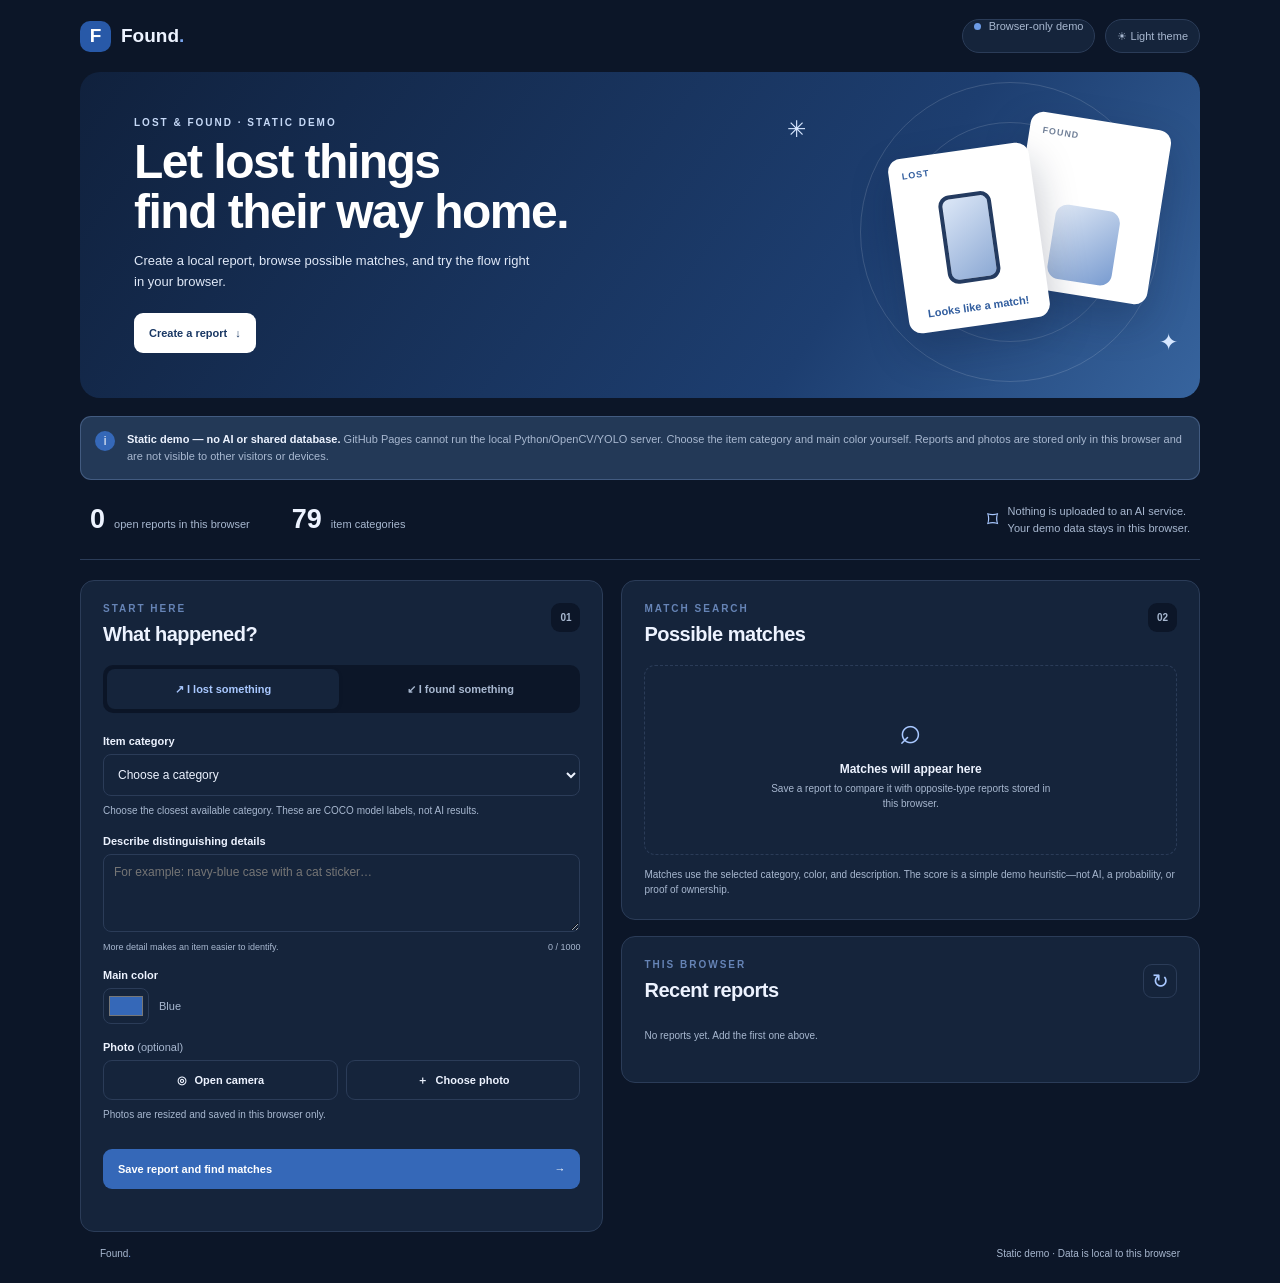
<file: pages/index.html>
<!doctype html>
<html lang="en" data-theme="dark">
<head>
  <meta charset="utf-8">
  <meta name="viewport" content="width=device-width, initial-scale=1">
  <meta name="theme-color" content="#0c1628">
  <meta name="description" content="A browser-only Lost & Found demo. Reports stay in your browser and are not shared with other visitors.">
  <title>Found — Lost &amp; Found Demo</title>
  <script>
    try {
      const savedTheme = localStorage.getItem("lf-pages-theme");
      if (savedTheme === "light" || savedTheme === "dark") {
        document.documentElement.dataset.theme = savedTheme;
      }
    } catch {}
  </script>
  <link rel="stylesheet" href="styles.css">
  <script src="app.js" defer></script>
</head>
<body>
  <header class="topbar">
    <a class="brand" href="./" aria-label="Found home">
      <span class="brand-mark" aria-hidden="true">F</span>
      <span>Found<span class="brand-dot">.</span></span>
    </a>
    <div class="header-actions">
      <span class="local-badge"><span class="status-dot"></span> Browser-only demo</span>
      <button id="theme-toggle" class="theme-toggle" type="button" aria-label="Switch to light theme" aria-pressed="false">
        <span id="theme-icon" aria-hidden="true">☾</span>
        <span id="theme-label">Light theme</span>
      </button>
    </div>
  </header>

  <main>
    <section class="hero">
      <div class="hero-copy">
        <p class="eyebrow">LOST &amp; FOUND · STATIC DEMO</p>
        <h1>Let lost things<br>find their way home.</h1>
        <p class="hero-text">Create a local report, browse possible matches, and try the flow right in your browser.</p>
        <a class="button button-light" href="#new-report">Create a report <span aria-hidden="true">↓</span></a>
      </div>
      <div class="hero-illustration" aria-hidden="true">
        <div class="orbit orbit-one"></div><div class="orbit orbit-two"></div>
        <div class="hero-card card-back"><span>FOUND</span><div class="mini-object"></div></div>
        <div class="hero-card card-front"><span>LOST</span><div class="mini-phone"></div><b>Looks like a match!</b></div>
        <span class="spark spark-one">✳</span><span class="spark spark-two">✦</span>
      </div>
    </section>

    <aside class="notice notice-demo" aria-label="Static demo limitations">
      <span class="notice-icon" aria-hidden="true">i</span>
      <p><strong>Static demo — no AI or shared database.</strong> GitHub Pages cannot run the local Python/OpenCV/YOLO server. Choose the item category and main color yourself. Reports and photos are stored only in this browser and are not visible to other visitors or devices.</p>
    </aside>

    <section class="stats-row" aria-live="polite">
      <div class="stat"><strong id="open-count">0</strong><span>open reports in this browser</span></div>
      <div class="stat"><strong>79</strong><span>item categories</span></div>
      <div class="privacy-note"><span class="lock-icon" aria-hidden="true">⌑</span><span>Nothing is uploaded to an AI service.<br>Your demo data stays in this browser.</span></div>
    </section>

    <section class="content-grid">
      <section class="form-card" id="new-report">
        <div class="section-heading">
          <div><p class="eyebrow">START HERE</p><h2>What happened?</h2></div>
          <span class="step-number">01</span>
        </div>

        <div class="segmented" role="group" aria-label="Report type">
          <button type="button" class="segment active" data-kind="lost"><span aria-hidden="true">↗</span> I lost something</button>
          <button type="button" class="segment" data-kind="found"><span aria-hidden="true">↙</span> I found something</button>
        </div>

        <form id="report-form">
          <label class="field-label" for="object-class">Item category</label>
          <select id="object-class" required>
            <option value="">Choose a category</option>
          </select>
          <p class="field-hint">Choose the closest available category. These are COCO model labels, not AI results.</p>

          <label class="field-label" for="description">Describe distinguishing details</label>
          <textarea id="description" maxlength="1000" rows="3" placeholder="For example: navy-blue case with a cat sticker…"></textarea>
          <div class="input-meta"><span>More detail makes an item easier to identify.</span><span id="char-count">0 / 1000</span></div>

          <label class="field-label" for="main-color">Main color</label>
          <div class="color-field">
            <input id="main-color" type="color" value="#3568b8" aria-label="Choose the main color">
            <span id="color-name">blue</span>
          </div>

          <label class="field-label photo-label" for="photo-file">Photo <span class="optional">(optional)</span></label>
          <div class="photo-tools">
            <button class="button button-secondary" id="camera-start" type="button"><span aria-hidden="true">◎</span> Open camera</button>
            <label class="button button-secondary file-button" for="photo-file"><span aria-hidden="true">＋</span> Choose photo</label>
            <input id="photo-file" type="file" accept="image/*" capture="environment" hidden>
          </div>
          <div id="camera-wrap" class="camera-wrap" hidden>
            <video id="camera-video" autoplay playsinline muted aria-label="Camera preview"></video>
            <button id="camera-shot" type="button" class="button button-primary" disabled>Take photo</button>
          </div>
          <div id="photo-preview-wrap" class="photo-preview-wrap" hidden>
            <img id="photo-preview" alt="Preview of the item photo">
            <button id="photo-remove" class="remove-photo" type="button" aria-label="Remove photo">×</button>
            <span class="photo-ready">Photo ready</span>
          </div>
          <p class="field-hint">Photos are resized and saved in this browser only.</p>
          <button class="button button-primary submit-button" id="submit-report" type="submit">
            <span id="submit-label">Save report and find matches</span><span aria-hidden="true">→</span>
          </button>
          <p id="form-message" class="form-message" role="status" aria-live="polite"></p>
        </form>
      </section>

      <section class="results-column">
        <section class="matches-card">
          <div class="section-heading">
            <div><p class="eyebrow">MATCH SEARCH</p><h2>Possible matches</h2></div>
            <span class="step-number">02</span>
          </div>
          <div id="matches-empty" class="empty-state">
            <div class="empty-icon" aria-hidden="true">⌕</div>
            <strong>Matches will appear here</strong>
            <span>Save a report to compare it with opposite-type reports stored in this browser.</span>
          </div>
          <div id="matches-list" class="matches-list"></div>
          <p class="matching-note">Matches use the selected category, color, and description. The score is a simple demo heuristic—not AI, a probability, or proof of ownership.</p>
        </section>

        <section class="reports-card">
          <div class="section-heading compact-heading">
            <div><p class="eyebrow">THIS BROWSER</p><h2>Recent reports</h2></div>
            <button class="refresh-button" id="refresh-reports" type="button" aria-label="Refresh reports">↻</button>
          </div>
          <div id="reports-list" class="reports-list"></div>
        </section>
      </section>
    </section>

    <footer><span>Found<span class="brand-dot">.</span></span><span>Static demo · Data is local to this browser</span></footer>
  </main>
</body>
</html>
</file>
<file: pages/styles.css>
:root {
  color-scheme: light;
  --page: #f3f6fb;
  --surface: #fff;
  --ink: #172640;
  --muted: #687891;
  --line: #dce5f1;
  --accent: #2859a8;
  --accent-fill: #2859a8;
  --accent-soft: #e8effb;
  --focus: #6f98dc;
  font-family: -apple-system, BlinkMacSystemFont, "Segoe UI", sans-serif;
}

:root[data-theme="dark"] {
  color-scheme: dark;
  --page: #0c1628;
  --surface: #15243b;
  --ink: #edf3ff;
  --muted: #a8b8d0;
  --line: #2b3c58;
  --accent: #a9c8ff;
  --accent-fill: #3568b8;
  --accent-soft: #233957;
  --focus: #8db4f4;
}

* { box-sizing: border-box; }
html { scroll-behavior: smooth; }
body { margin: 0; color: var(--ink); background: var(--page); }
a { color: inherit; text-decoration: none; }
button, select, textarea, input { font: inherit; }
button { cursor: pointer; }
button:focus-visible, a:focus-visible, select:focus-visible, textarea:focus-visible, input:focus-visible, .file-button:focus-within {
  outline: 3px solid var(--focus);
  outline-offset: 3px;
}
button:disabled { cursor: not-allowed; opacity: .55; }
.topbar, main, footer { width: min(1120px, calc(100% - 40px)); margin-inline: auto; }
.topbar { height: 72px; display: flex; align-items: center; justify-content: space-between; }
.brand { display: flex; align-items: center; gap: 10px; font-size: 19px; font-weight: 750; }
.brand-mark { width: 31px; height: 31px; display: grid; place-items: center; border-radius: 10px; color: white; background: #2859a8; }
.brand-dot { color: #78a5ef; }
.header-actions { display: flex; align-items: center; gap: 10px; }
.theme-toggle, .local-badge { min-height: 34px; padding: 0 11px; border: 1px solid var(--line); border-radius: 20px; color: var(--muted); background: var(--surface); font-size: 11px; }
.status-dot { display: inline-block; width: 7px; height: 7px; margin-right: 5px; border-radius: 50%; background: #6d9ce8; }
.hero { position: relative; min-height: 310px; padding: 45px 54px; overflow: hidden; border-radius: 20px; color: white; background: linear-gradient(125deg, #10213d, #1d3e70 68%, #37649e); }
.hero-copy { position: relative; z-index: 1; max-width: 520px; }
.eyebrow { margin: 0 0 9px; color: #6684b6; font-size: 10px; font-weight: 800; letter-spacing: 2px; }
.hero .eyebrow { color: #c6d9f7; }
.hero h1 { margin: 0; font-size: clamp(31px, 5vw, 48px); line-height: 1.05; letter-spacing: -1.5px; }
.hero-text { max-width: 400px; margin: 13px 0 21px; color: #e0e9f8; font-size: 13px; line-height: 1.6; }
.button { min-height: 40px; display: inline-flex; align-items: center; justify-content: center; gap: 8px; padding: 0 15px; border: 0; border-radius: 9px; font-size: 11px; font-weight: 700; }
.button-light { color: #193763; background: white; }
.button-primary { color: white; background: var(--accent-fill); }
.button-secondary { border: 1px solid var(--line); color: var(--ink); background: var(--surface); }
.hero-illustration { position: absolute; inset: 0 0 0 55%; }
.orbit { position: absolute; border: 1px solid #ffffff24; border-radius: 50%; }
.orbit-one { width: 300px; height: 300px; right: 40px; top: 10px; }
.orbit-two { width: 220px; height: 220px; right: 80px; top: 50px; }
.hero-card { position: absolute; width: 142px; height: 176px; display: flex; flex-direction: column; align-items: center; justify-content: space-between; padding: 13px; border-radius: 13px; color: #718098; background: white; box-shadow: 0 18px 40px #0a183340; transform: rotate(9deg); }
.hero-card > span { align-self: flex-start; font-size: 9px; font-weight: 800; letter-spacing: 1px; }
.card-back { right: 40px; top: 48px; }
.card-front { right: 160px; top: 78px; color: #315d9e; transform: rotate(-8deg); }
.card-front b { font-size: 11px; }
.mini-object { width: 65px; height: 75px; border-radius: 12px; background: linear-gradient(140deg, #e0e9f6, #789bd0); }
.mini-phone { width: 53px; height: 89px; border: 4px solid #243b60; border-radius: 11px; background: linear-gradient(145deg, #dce7f7, #8ca9d4); }
.spark { position: absolute; color: #d7e7ff; font-size: 23px; }
.spark-one { top: 44px; left: 18%; }
.spark-two { right: 22px; bottom: 42px; }
.notice { display: flex; gap: 12px; margin: 18px 0 0; padding: 14px; border: 1px solid #718fbd66; border-radius: 11px; color: var(--muted); background: var(--accent-soft); font-size: 11px; line-height: 1.55; }
.notice p { margin: 0; }
.notice strong { color: var(--ink); }
.notice-icon { width: 20px; height: 20px; display: grid; flex: 0 0 auto; place-items: center; border-radius: 50%; color: white; background: var(--accent-fill); font-size: 12px; }
.stats-row { display: flex; align-items: center; gap: 42px; padding: 23px 10px; border-bottom: 1px solid var(--line); }
.stat { display: flex; align-items: baseline; gap: 9px; }
.stat strong { font-size: 27px; }
.stat span, .privacy-note { color: var(--muted); font-size: 11px; }
.privacy-note { display: flex; align-items: center; gap: 10px; margin-left: auto; line-height: 1.5; }
.lock-icon { font-size: 22px; color: var(--accent); }
.content-grid { display: grid; grid-template-columns: minmax(0, .95fr) minmax(0, 1.05fr); gap: 18px; margin-top: 20px; align-items: start; }
.form-card, .matches-card, .reports-card { padding: 22px; border: 1px solid var(--line); border-radius: 14px; background: var(--surface); }
.section-heading { display: flex; justify-content: space-between; align-items: flex-start; margin-bottom: 19px; }
.section-heading h2 { margin: 0; font-size: 20px; letter-spacing: -.5px; }
.step-number { width: 29px; height: 29px; display: grid; place-items: center; border-radius: 9px; color: var(--muted); background: var(--page); font-size: 10px; font-weight: 700; }
.segmented { display: grid; grid-template-columns: 1fr 1fr; gap: 5px; padding: 4px; margin-bottom: 22px; border-radius: 10px; background: var(--page); }
.segment { min-height: 40px; border: 0; border-radius: 8px; color: var(--muted); background: transparent; font-size: 11px; font-weight: 650; }
.segment.active { color: var(--accent); background: var(--surface); box-shadow: 0 1px 5px #0001; }
.field-label { display: block; margin: 0 0 7px; font-size: 11px; font-weight: 700; }
select, textarea { width: 100%; border: 1px solid var(--line); border-radius: 8px; outline: 0; color: var(--ink); background: var(--surface); font-size: 12px; }
select { height: 42px; padding: 0 10px; }
textarea { min-height: 78px; padding: 10px; resize: vertical; }
textarea:focus-visible, select:focus-visible { border-color: var(--focus); box-shadow: 0 0 0 3px color-mix(in srgb, var(--focus) 20%, transparent); }
.field-hint, .matching-note { margin: 7px 0 17px; color: var(--muted); font-size: 10px; line-height: 1.5; }
.input-meta { display: flex; justify-content: space-between; gap: 10px; margin: 6px 0 17px; color: var(--muted); font-size: 9px; }
.optional { color: var(--muted); font-weight: 400; }
.color-field { display: flex; align-items: center; gap: 10px; margin-bottom: 17px; }
.color-field input { width: 46px; height: 36px; padding: 3px; border: 1px solid var(--line); border-radius: 8px; background: var(--surface); cursor: pointer; }
.color-field span { color: var(--muted); font-size: 11px; text-transform: capitalize; }
.photo-tools { display: flex; gap: 8px; }
.photo-tools .button { flex: 1; }
.file-button { cursor: pointer; }
.camera-wrap { position: relative; overflow: hidden; margin-top: 12px; border-radius: 10px; background: #0c1628; }
.camera-wrap video { display: block; width: 100%; max-height: 270px; object-fit: cover; }
.camera-wrap .button { position: absolute; left: 50%; bottom: 12px; transform: translateX(-50%); }
.photo-preview-wrap { position: relative; height: 180px; margin-top: 12px; overflow: hidden; border-radius: 10px; background: #0c1628; }
.photo-preview-wrap img { width: 100%; height: 100%; object-fit: contain; }
.remove-photo { position: absolute; top: 8px; right: 8px; width: 28px; height: 28px; border: 0; border-radius: 50%; color: white; background: #10213dcc; font-size: 20px; }
.photo-ready { position: absolute; bottom: 8px; left: 9px; padding: 5px 8px; border-radius: 20px; color: white; background: #2859a8e8; font-size: 9px; }
.submit-button { width: 100%; justify-content: space-between; margin-top: 10px; }
.form-message { min-height: 12px; margin: 8px 0 0; color: var(--muted); font-size: 10px; line-height: 1.5; }
.form-message.error { color: #c34f57; }
.results-column { display: grid; gap: 16px; }
.empty-state { min-height: 190px; padding: 24px; display: flex; flex-direction: column; justify-content: center; align-items: center; border: 1px dashed var(--line); border-radius: 11px; text-align: center; }
.empty-icon { margin-bottom: 10px; color: var(--accent); font-size: 38px; }
.empty-state strong { margin-bottom: 5px; font-size: 12px; }
.empty-state span { max-width: 290px; color: var(--muted); font-size: 10px; line-height: 1.5; }
.matching-note { margin: 12px 0 0; }
.compact-heading { align-items: center; }
.refresh-button { width: 34px; height: 34px; border: 1px solid var(--line); border-radius: 9px; color: var(--accent); background: var(--surface); font-size: 20px; }
.reports-list { display: grid; gap: 9px; }
.report-row { display: flex; flex-wrap: wrap; align-items: center; gap: 10px; padding: 9px; border: 1px solid var(--line); border-radius: 9px; }
.report-thumb, .report-placeholder { width: 48px; height: 48px; flex: 0 0 48px; object-fit: cover; border-radius: 7px; background: var(--page); }
.report-placeholder { display: grid; place-items: center; color: var(--accent); font-size: 21px; }
.report-details { flex: 1; min-width: 100px; display: grid; gap: 4px; }
.report-details strong { font-size: 11px; }
.report-details small { color: var(--muted); font-size: 9px; }
.report-actions { display: flex; flex: 0 0 auto; gap: 5px; }
.report-action { min-height: 27px; padding: 0 8px; border: 1px solid var(--line); border-radius: 6px; color: var(--accent); background: var(--surface); font-size: 9px; font-weight: 700; }
.report-action-danger { color: #c34f57; }
.report-readonly-note { flex: 0 0 auto; color: var(--muted); font-size: 9px; }
.report-edit-form { flex: 1 0 100%; display: grid; grid-template-columns: minmax(100px, .7fr) minmax(150px, 1.5fr) minmax(110px, auto) auto; align-items: end; gap: 8px; padding-top: 8px; border-top: 1px solid var(--line); }
.report-edit-form[hidden] { display: none; }
.report-edit-form .field-label { margin: 0; }
.report-edit-form textarea { min-height: 42px; }
.report-edit-form input[type="color"] { width: 100%; height: 42px; padding: 3px; border: 1px solid var(--line); border-radius: 8px; background: var(--surface); }
.report-edit-actions { display: flex; gap: 6px; }
.report-edit-actions .button { min-height: 36px; padding-inline: 9px; font-size: 10px; }
.status-tag, .kind-tag { padding: 4px 7px; border-radius: 15px; color: var(--accent); background: var(--accent-soft); font-size: 9px; white-space: nowrap; }
.status-tag.matched { color: var(--muted); background: var(--page); }
.match-item { display: flex; gap: 12px; padding: 11px 0; border-bottom: 1px solid var(--line); }
.match-photo, .match-placeholder { width: 100px; min-height: 100px; flex: 0 0 100px; object-fit: cover; border-radius: 9px; background: var(--page); }
.match-placeholder { display: grid; place-items: center; color: var(--accent); font-size: 30px; }
.match-main { flex: 1; min-width: 0; }
.match-topline, .match-meta { display: flex; align-items: center; gap: 8px; flex-wrap: wrap; }
.match-score { margin-left: auto; color: var(--muted); font-size: 9px; }
.match-main h3 { margin: 7px 0 3px; font-size: 13px; }
.match-description { margin: 0 0 6px; color: var(--muted); font-size: 10px; }
.match-meta { color: var(--muted); font-size: 9px; }
.color-chip { width: 11px; height: 11px; border: 1px solid #0002; border-radius: 50%; }
.confirm-button { min-height: 28px; margin-top: 8px; padding: 0 9px; border: 1px solid var(--line); border-radius: 6px; color: var(--accent); background: var(--surface); font-size: 9px; font-weight: 700; }
footer { display: flex; justify-content: space-between; padding: 16px 0 24px; color: var(--muted); font-size: 10px; }

@media (max-width: 780px) {
  .hero { min-height: 260px; padding: 35px 28px; }
  .hero-illustration { opacity: .38; inset-inline-start: 48%; }
  .content-grid { grid-template-columns: 1fr; }
  .stats-row { flex-wrap: wrap; gap: 18px; }
  .privacy-note { width: 100%; margin-left: 0; }
  .report-edit-form { grid-template-columns: minmax(100px, .7fr) minmax(120px, 1.5fr) auto; }
  .report-edit-form label:nth-child(3) { grid-column: 1; }
  .report-edit-actions { grid-column: 2 / -1; justify-content: flex-end; }
}
@media (max-width: 560px) {
  .topbar, main, footer { width: calc(100% - 24px); }
  .topbar { height: 60px; }
  .local-badge { display: none; }
  .hero { min-height: 240px; padding: 28px 20px; }
  .hero-copy { max-width: 100%; }
  .hero h1 { font-size: clamp(28px, 7vw, 34px); letter-spacing: -1px; }
  .hero-illustration { display: none; }
  .stats-row { padding-inline: 3px; }
  .stat { gap: 6px; }
  .stat strong { font-size: 22px; }
  .stat span { font-size: 9px; }
  .form-card, .matches-card, .reports-card { padding: 16px; }
  .report-edit-form { grid-template-columns: 1fr; }
  .report-edit-form label:nth-child(3), .report-edit-actions { grid-column: auto; }
  .report-actions, .report-readonly-note { flex-basis: 100%; }
  .report-actions button { flex: 1; }
  footer { gap: 10px; }
}
@media (prefers-reduced-motion: reduce) {
  *, *::before, *::after { scroll-behavior: auto !important; animation-duration: .01ms !important; animation-iteration-count: 1 !important; transition-duration: .01ms !important; }
}
</file>
